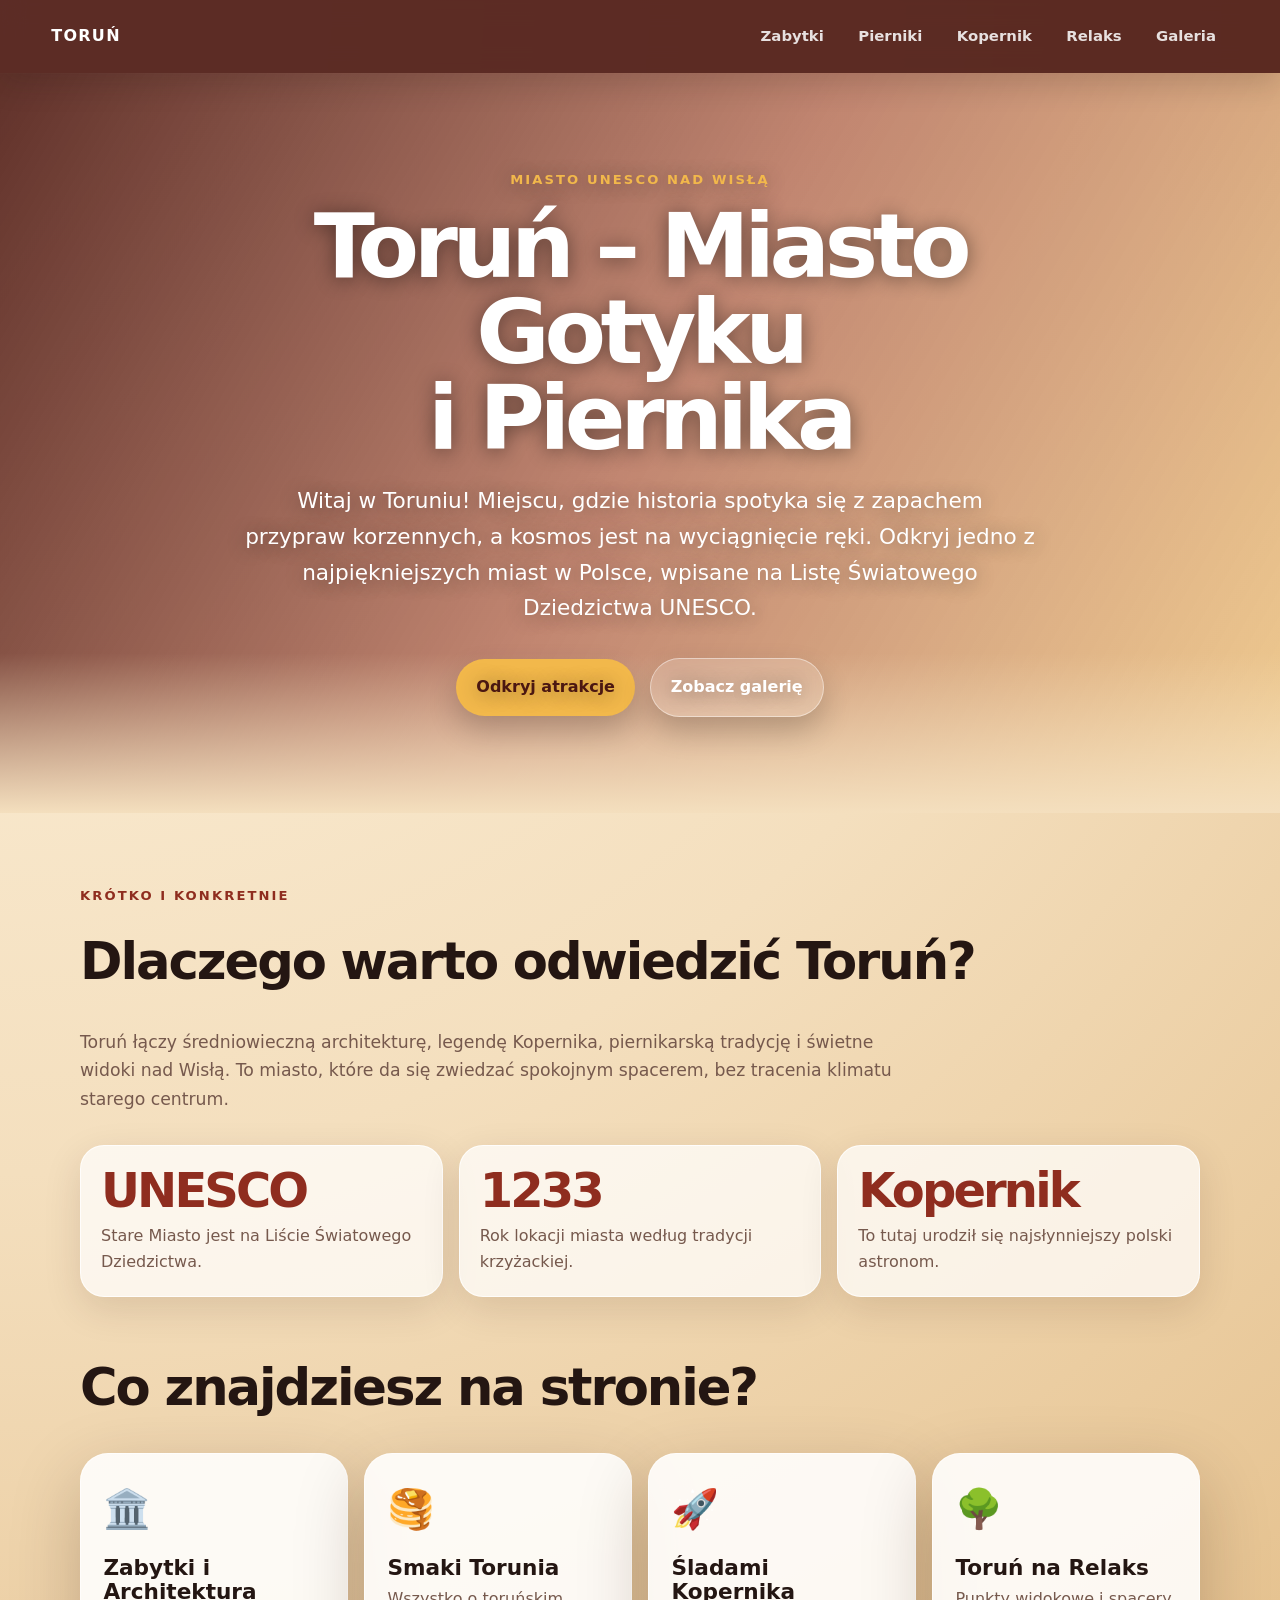
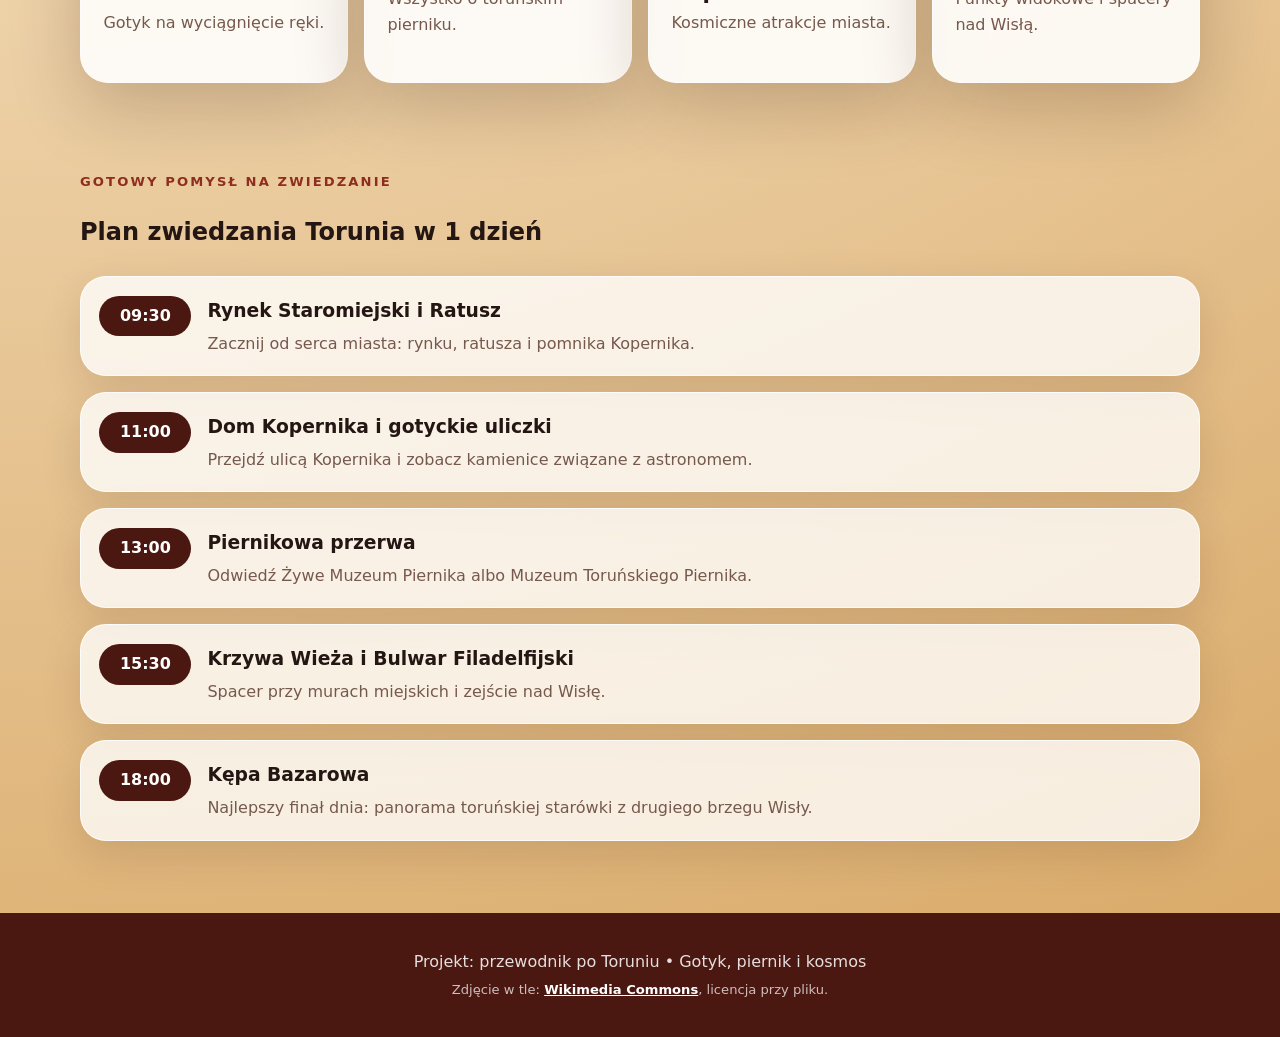
<file: index.html>
<!doctype html>
<html lang="pl">
<head>
  <meta charset="utf-8" />
  <meta name="viewport" content="width=device-width, initial-scale=1" />
  <title>Toruń – Miasto Gotyku i Piernika</title>
  <meta name="description" content="Krótki przewodnik po Toruniu: zabytki, pierniki, Kopernik, relaks i punkty widokowe." />
  <link rel="stylesheet" href="assets/style.css" />
</head>
<body>
  <header class="site-header">
    <a class="brand" href="index.html">Toruń</a>
    <nav aria-label="Główna nawigacja">
      <a href="pages/zabytki.html">Zabytki</a>
      <a href="pages/pierniki.html">Pierniki</a>
      <a href="pages/kopernik.html">Kopernik</a>
      <a href="pages/relaks.html">Relaks</a>
      <a href="gallery.html">Galeria</a>
    </nav>
  </header>

  <main>
    <section class="hero">
      <div class="hero-overlay"></div>
      <div class="hero-content">
        <p class="eyebrow">Miasto UNESCO nad Wisłą</p>
        <h1>Toruń – Miasto Gotyku<br>i Piernika</h1>
        <p>Witaj w Toruniu! Miejscu, gdzie historia spotyka się z zapachem przypraw korzennych, a kosmos jest na wyciągnięcie ręki. Odkryj jedno z najpiękniejszych miast w Polsce, wpisane na Listę Światowego Dziedzictwa UNESCO.</p>
        <a class="button" href="#odkryj">Odkryj atrakcje</a>
        <a class="button ghost-button" href="gallery.html">Zobacz galerię</a>
      </div>
    </section>

    <section id="odkryj" class="section intro">
      <p class="eyebrow dark-eyebrow">Krótko i konkretnie</p>
      <h2>Dlaczego warto odwiedzić Toruń?</h2>
      <p class="lead">Toruń łączy średniowieczną architekturę, legendę Kopernika, piernikarską tradycję i świetne widoki nad Wisłą. To miasto, które da się zwiedzać spokojnym spacerem, bez tracenia klimatu starego centrum.</p>

      <div class="facts" aria-label="Szybkie fakty o Toruniu">
        <article><strong>UNESCO</strong><span>Stare Miasto jest na Liście Światowego Dziedzictwa.</span></article>
        <article><strong>1233</strong><span>Rok lokacji miasta według tradycji krzyżackiej.</span></article>
        <article><strong>Kopernik</strong><span>To tutaj urodził się najsłynniejszy polski astronom.</span></article>
      </div>

      <h2>Co znajdziesz na stronie?</h2>
      <div class="cards">
        <a class="card" href="pages/zabytki.html">
          <span>🏛️</span>
          <h3>Zabytki i Architektura</h3>
          <p>Gotyk na wyciągnięcie ręki.</p>
        </a>
        <a class="card" href="pages/pierniki.html">
          <span>🥞</span>
          <h3>Smaki Torunia</h3>
          <p>Wszystko o toruńskim pierniku.</p>
        </a>
        <a class="card" href="pages/kopernik.html">
          <span>🚀</span>
          <h3>Śladami Kopernika</h3>
          <p>Kosmiczne atrakcje miasta.</p>
        </a>
        <a class="card" href="pages/relaks.html">
          <span>🌳</span>
          <h3>Toruń na Relaks</h3>
          <p>Punkty widokowe i spacery nad Wisłą.</p>
        </a>
      </div>
    </section>

    <section class="section itinerary" id="plan">
      <p class="eyebrow dark-eyebrow">Gotowy pomysł na zwiedzanie</p>
      <h2>Plan zwiedzania Torunia w 1 dzień</h2>
      <div class="timeline">
        <article>
          <span>09:30</span>
          <div><h3>Rynek Staromiejski i Ratusz</h3><p>Zacznij od serca miasta: rynku, ratusza i pomnika Kopernika.</p></div>
        </article>
        <article>
          <span>11:00</span>
          <div><h3>Dom Kopernika i gotyckie uliczki</h3><p>Przejdź ulicą Kopernika i zobacz kamienice związane z astronomem.</p></div>
        </article>
        <article>
          <span>13:00</span>
          <div><h3>Piernikowa przerwa</h3><p>Odwiedź Żywe Muzeum Piernika albo Muzeum Toruńskiego Piernika.</p></div>
        </article>
        <article>
          <span>15:30</span>
          <div><h3>Krzywa Wieża i Bulwar Filadelfijski</h3><p>Spacer przy murach miejskich i zejście nad Wisłę.</p></div>
        </article>
        <article>
          <span>18:00</span>
          <div><h3>Kępa Bazarowa</h3><p>Najlepszy finał dnia: panorama toruńskiej starówki z drugiego brzegu Wisły.</p></div>
        </article>
      </div>
    </section>
  </main>

  <footer>
    <p>Projekt: przewodnik po Toruniu • Gotyk, piernik i kosmos</p>
    <p class="footer-credit">Zdjęcie w tle: <a href="https://commons.wikimedia.org/wiki/File:Torun_panorama.jpg">Wikimedia Commons</a>, licencja przy pliku.</p>
  </footer>
</body>
</html>
</file>
<file: assets/style.css>
:root {
  --brick: #8f2d1f;
  --brick-dark: #4b1711;
  --cream: #fff4df;
  --honey: #f2b84b;
  --ink: #241612;
  --muted: #76594d;
  --card: rgba(255, 255, 255, .88);
  --shadow: 0 24px 70px rgba(47, 18, 10, .22);
}

* { box-sizing: border-box; }
html { scroll-behavior: smooth; }
body {
  margin: 0;
  font-family: Inter, ui-sans-serif, system-ui, -apple-system, BlinkMacSystemFont, "Segoe UI", sans-serif;
  color: var(--ink);
  background: radial-gradient(circle at top left, #fff6e3, #f4dfbe 40%, #d8a764 100%);
  line-height: 1.65;
}

a { color: inherit; }
.site-header {
  position: sticky;
  top: 0;
  z-index: 10;
  display: flex;
  align-items: center;
  justify-content: space-between;
  gap: 1rem;
  padding: 1rem clamp(1rem, 4vw, 4rem);
  background: rgba(75, 23, 17, .9);
  color: white;
  backdrop-filter: blur(12px);
  box-shadow: 0 10px 30px rgba(36, 22, 18, .18);
}
.brand {
  font-weight: 900;
  letter-spacing: .08em;
  text-transform: uppercase;
  text-decoration: none;
}
nav { display: flex; flex-wrap: wrap; gap: .55rem; justify-content: flex-end; }
nav a {
  text-decoration: none;
  padding: .5rem .8rem;
  border-radius: 999px;
  color: rgba(255,255,255,.86);
  font-weight: 700;
  font-size: .93rem;
}
nav a:hover, nav a.active { background: rgba(255,255,255,.16); color: white; }

.hero {
  min-height: 76vh;
  position: relative;
  display: grid;
  place-items: center;
  padding: 6rem 1.2rem;
  overflow: hidden;
  background:
    linear-gradient(120deg, rgba(75, 23, 17, .88), rgba(143, 45, 31, .52), rgba(242, 184, 75, .3)),
    url('https://commons.wikimedia.org/wiki/Special:FilePath/Torun_panorama.jpg');
  background-size: cover;
  background-position: center;
}
.hero::after {
  content: "";
  position: absolute;
  inset: auto 0 0;
  height: 160px;
  background: linear-gradient(transparent, #f4dfbe);
}
.hero-content {
  position: relative;
  z-index: 1;
  max-width: 920px;
  color: white;
  text-align: center;
  text-shadow: 0 2px 20px rgba(0,0,0,.45);
}
.eyebrow {
  margin: 0 0 .8rem;
  color: var(--honey);
  text-transform: uppercase;
  letter-spacing: .16em;
  font-size: .82rem;
  font-weight: 900;
}
h1 {
  margin: 0;
  font-size: clamp(2.35rem, 7vw, 5.8rem);
  line-height: .96;
  letter-spacing: -.06em;
}
.hero p:not(.eyebrow) {
  max-width: 790px;
  margin: 1.4rem auto 0;
  font-size: clamp(1.05rem, 2vw, 1.35rem);
}
.button {
  display: inline-flex;
  align-items: center;
  justify-content: center;
  gap: .35rem;
  margin-top: 2rem;
  padding: .95rem 1.25rem;
  border-radius: 999px;
  background: var(--honey);
  color: var(--brick-dark);
  text-decoration: none;
  font-weight: 900;
  box-shadow: 0 14px 30px rgba(0,0,0,.2);
}
.ghost-button {
  margin-left: .6rem;
  background: rgba(255,255,255,.16);
  color: white;
  border: 1px solid rgba(255,255,255,.45);
  backdrop-filter: blur(8px);
}
.dark-eyebrow { color: var(--brick); }
.section {
  width: min(1120px, calc(100% - 2rem));
  margin: 0 auto;
  padding: 4.5rem 0;
}
.intro h2, .split h2 {
  margin: 0 0 1.5rem;
  font-size: clamp(2rem, 4vw, 3.2rem);
  letter-spacing: -.04em;
}
.cards {
  display: grid;
  grid-template-columns: repeat(4, minmax(0, 1fr));
  gap: 1rem;
}
.card {
  min-height: 230px;
  padding: 1.4rem;
  border-radius: 28px;
  background: var(--card);
  text-decoration: none;
  box-shadow: var(--shadow);
  border: 1px solid rgba(255,255,255,.65);
  transition: transform .2s ease, box-shadow .2s ease;
}
.card:hover { transform: translateY(-6px); box-shadow: 0 28px 80px rgba(47, 18, 10, .28); }
.card span { font-size: 2.4rem; }
.card h3 { margin: 1rem 0 .4rem; line-height: 1.1; font-size: 1.35rem; }
.card p { margin: 0; color: var(--muted); }
.facts {
  display: grid;
  grid-template-columns: repeat(3, minmax(0, 1fr));
  gap: 1rem;
  margin: 2rem 0 3rem;
}
.facts article {
  padding: 1.25rem;
  border-radius: 24px;
  background: rgba(255,255,255,.72);
  border: 1px solid rgba(255,255,255,.78);
  box-shadow: 0 12px 38px rgba(47,18,10,.12);
}
.facts strong {
  display: block;
  color: var(--brick);
  font-size: clamp(1.8rem, 4vw, 3rem);
  line-height: 1;
  letter-spacing: -.06em;
}
.facts span {
  display: block;
  margin-top: .55rem;
  color: var(--muted);
}
.itinerary { padding-top: 1rem; }
.timeline {
  display: grid;
  gap: 1rem;
  margin-top: 1.5rem;
}
.timeline article {
  display: grid;
  grid-template-columns: 92px 1fr;
  gap: 1rem;
  align-items: start;
  padding: 1.15rem;
  border-radius: 26px;
  background: rgba(255,255,255,.78);
  border: 1px solid rgba(255,255,255,.82);
  box-shadow: 0 14px 42px rgba(47,18,10,.12);
}
.timeline span {
  display: inline-flex;
  justify-content: center;
  padding: .45rem .65rem;
  border-radius: 999px;
  background: var(--brick-dark);
  color: white;
  font-weight: 900;
}
.timeline h3 { margin: 0 0 .25rem; }
.timeline p { margin: 0; color: var(--muted); }

.subpage { min-height: 72vh; }
.page-hero {
  min-height: 360px;
  display: grid;
  align-content: end;
  padding: 5rem clamp(1rem, 7vw, 6rem) 3rem;
  color: white;
  background-size: cover;
  background-position: center;
  position: relative;
  isolation: isolate;
}
.page-hero::before {
  content: "";
  position: absolute;
  inset: 0;
  z-index: -1;
  background: linear-gradient(120deg, rgba(36,22,18,.86), rgba(143,45,31,.42));
}
.page-hero.monuments { background-image: linear-gradient(120deg, #4b1711, #b14c2d); }
.page-hero.gingerbread { background-image: linear-gradient(120deg, #5b2b13, #d68b31); }
.page-hero.space { background-image: radial-gradient(circle at top right, #f2b84b, #17324d 38%, #100d26); }
.page-hero.relax { background-image: linear-gradient(120deg, #173f2a, #75a85b); }
.page-hero h1 { max-width: 980px; }
.split {
  display: grid;
  grid-template-columns: 1.2fr .8fr;
  gap: 2rem;
  align-items: center;
}
.feature-list {
  list-style: none;
  padding: 0;
  margin: 1.5rem 0 0;
  display: grid;
  gap: 1rem;
}
.feature-list li {
  background: rgba(255,255,255,.72);
  border: 1px solid rgba(255,255,255,.8);
  border-radius: 22px;
  padding: 1rem 1.1rem;
  box-shadow: 0 12px 40px rgba(47,18,10,.12);
}
.lead {
  max-width: 850px;
  margin: 0 0 2rem;
  color: var(--muted);
  font-size: 1.08rem;
}
.place-grid {
  display: grid;
  grid-template-columns: repeat(3, minmax(0, 1fr));
  gap: 1.2rem;
}
.place-card {
  overflow: hidden;
  border-radius: 28px;
  background: rgba(255,255,255,.82);
  border: 1px solid rgba(255,255,255,.78);
  box-shadow: var(--shadow);
}
.place-card img,
.photo-placeholder {
  width: 100%;
  height: 230px;
  display: block;
  object-fit: cover;
  background: linear-gradient(135deg, #0b0b0b, #3b2a2a 55%, #090909);
}
.photo-link {
  display: block;
  overflow: hidden;
  text-decoration: none;
}
.photo-link img {
  transition: transform .25s ease, filter .25s ease;
}
.photo-link:hover img {
  transform: scale(1.04);
  filter: saturate(1.08);
}
.photo-credit {
  margin: 0;
  padding: .45rem .85rem;
  background: rgba(255, 244, 223, .9);
  color: var(--muted);
  font-size: .78rem;
  line-height: 1.35;
}
.photo-credit a,
.footer-credit a {
  font-weight: 800;
}
.photo-placeholder {
  display: grid;
  place-items: center;
  color: white;
  font-size: 1.8rem;
  font-weight: 900;
  letter-spacing: -.03em;
  text-align: center;
  padding: 1rem;
}
.place-card div:not(.photo-placeholder) { padding: 1.2rem; }
.place-card h3 {
  margin: 0 0 .6rem;
  font-size: 1.35rem;
  line-height: 1.12;
}
.place-card p { margin: 0; color: var(--muted); }
.map-link {
  display: inline-flex;
  margin-top: 1rem;
  padding: .62rem .9rem;
  border-radius: 999px;
  background: var(--brick);
  color: white;
  text-decoration: none;
  font-size: .9rem;
  font-weight: 900;
}
.map-link:hover { background: var(--brick-dark); }
.illustration {
  min-height: 320px;
  display: grid;
  place-items: center;
  border-radius: 36px;
  background: rgba(255,255,255,.64);
  box-shadow: var(--shadow);
  font-size: clamp(7rem, 16vw, 13rem);
}
.gallery-page .gallery-intro {
  padding-bottom: 2rem;
}
.secondary-button {
  background: var(--brick-dark);
  color: white;
}
.gallery-section {
  padding-top: 0;
}
.gallery-grid {
  display: grid;
  grid-template-columns: repeat(3, minmax(0, 1fr));
  gap: 1rem;
}
.gallery-card {
  overflow: hidden;
  border-radius: 28px;
  background: rgba(255,255,255,.86);
  border: 1px solid rgba(255,255,255,.78);
  box-shadow: var(--shadow);
}
.gallery-card img {
  width: 100%;
  height: 320px;
  display: block;
  object-fit: cover;
}
.gallery-card div {
  padding: 1rem 1.1rem 1.2rem;
}
.gallery-card h2 {
  margin: 0 0 .35rem;
  font-size: 1.2rem;
  line-height: 1.15;
}
.gallery-card p {
  margin: 0 0 .65rem;
  color: var(--muted);
}
.gallery-card a {
  font-weight: 800;
}
footer {
  padding: 2rem 1rem;
  text-align: center;
  background: var(--brick-dark);
  color: rgba(255,255,255,.86);
}
footer p { margin: .25rem 0; }
.footer-credit {
  font-size: .82rem;
  color: rgba(255,255,255,.72);
}
footer a { color: white; font-weight: 800; }

@media (max-width: 860px) {
  .site-header {
    align-items: stretch;
    flex-direction: column;
    gap: .75rem;
    padding: .85rem 1rem;
  }
  nav {
    flex-wrap: nowrap;
    justify-content: flex-start;
    overflow-x: auto;
    padding-bottom: .2rem;
    scrollbar-width: thin;
  }
  nav a {
    flex: 0 0 auto;
    padding: .48rem .72rem;
    font-size: .88rem;
    background: rgba(255,255,255,.08);
  }
  .cards, .split, .place-grid, .gallery-grid, .facts { grid-template-columns: 1fr; }
  .hero { min-height: 82vh; }
  .ghost-button { margin-left: 0; }
  .timeline article { grid-template-columns: 1fr; }
  .timeline span { width: max-content; }
  .illustration { min-height: 220px; }
  .gallery-card img { height: 260px; }
}
</file>
